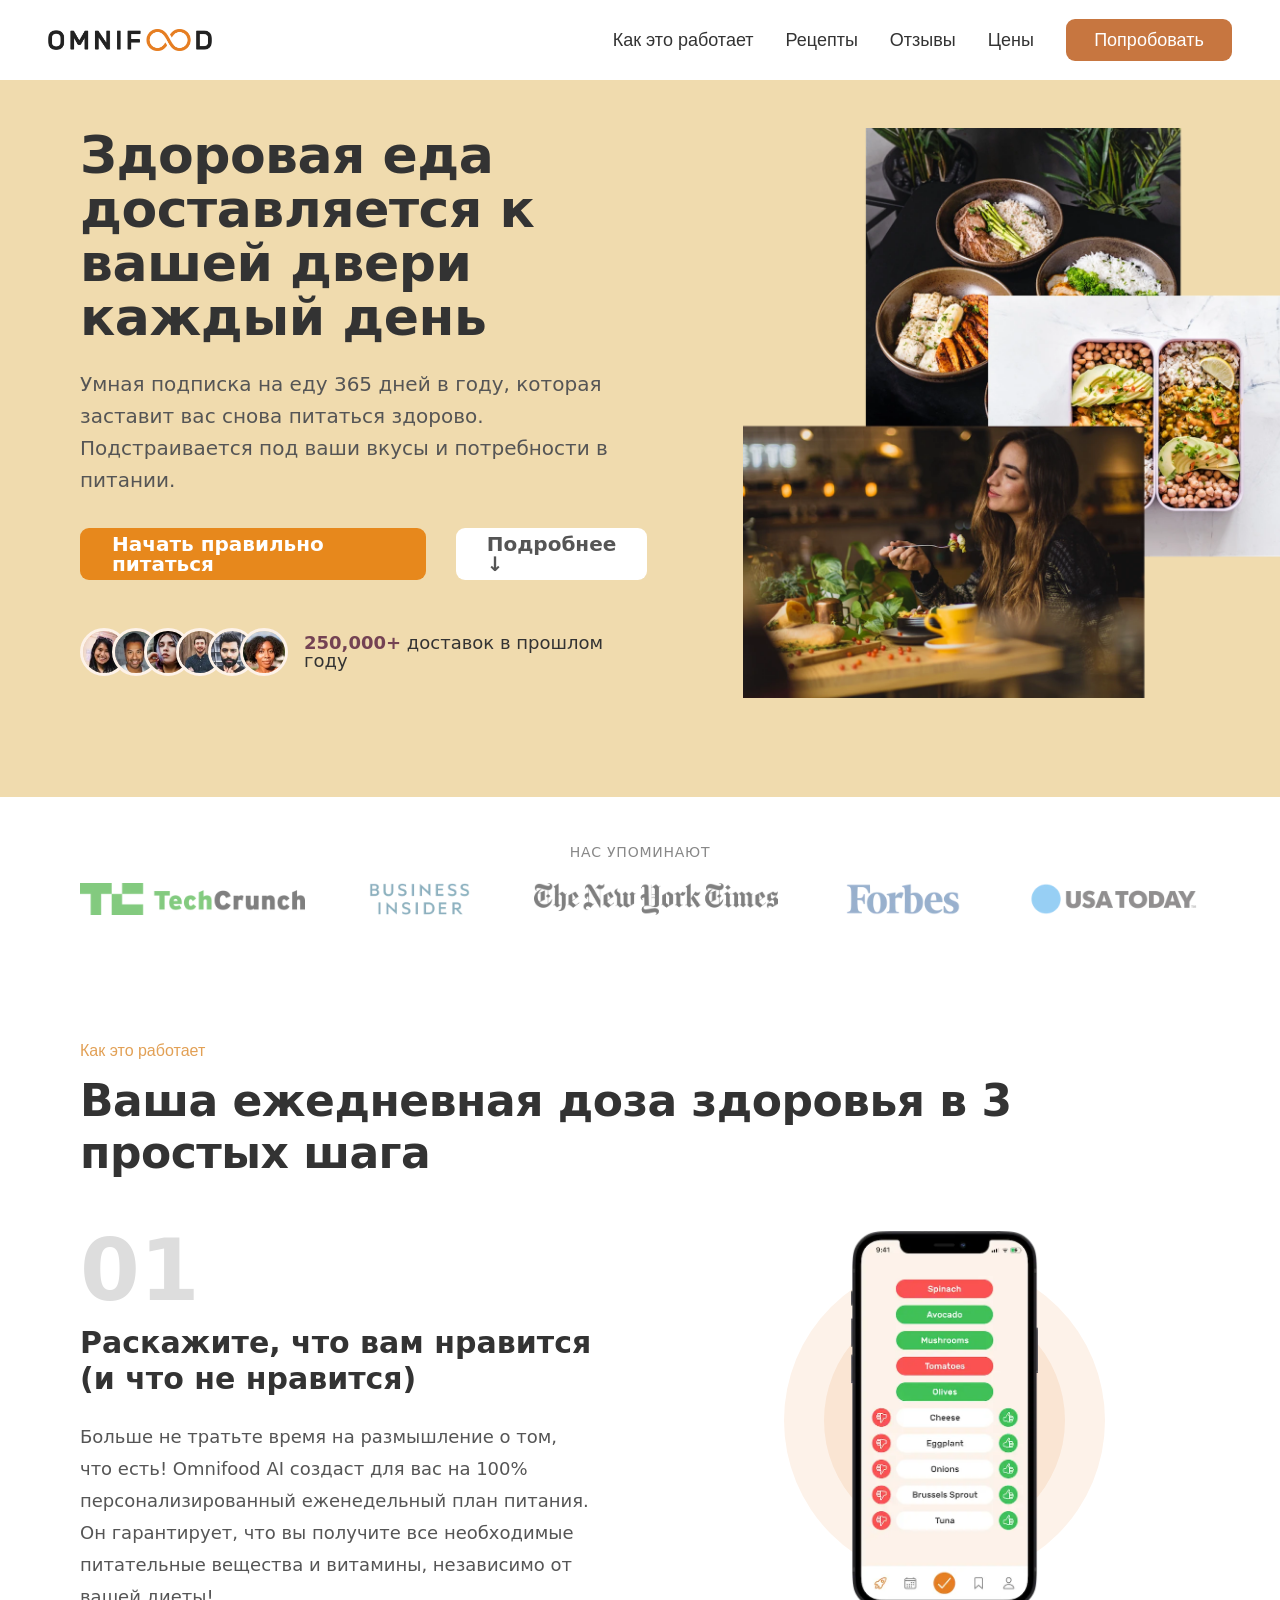
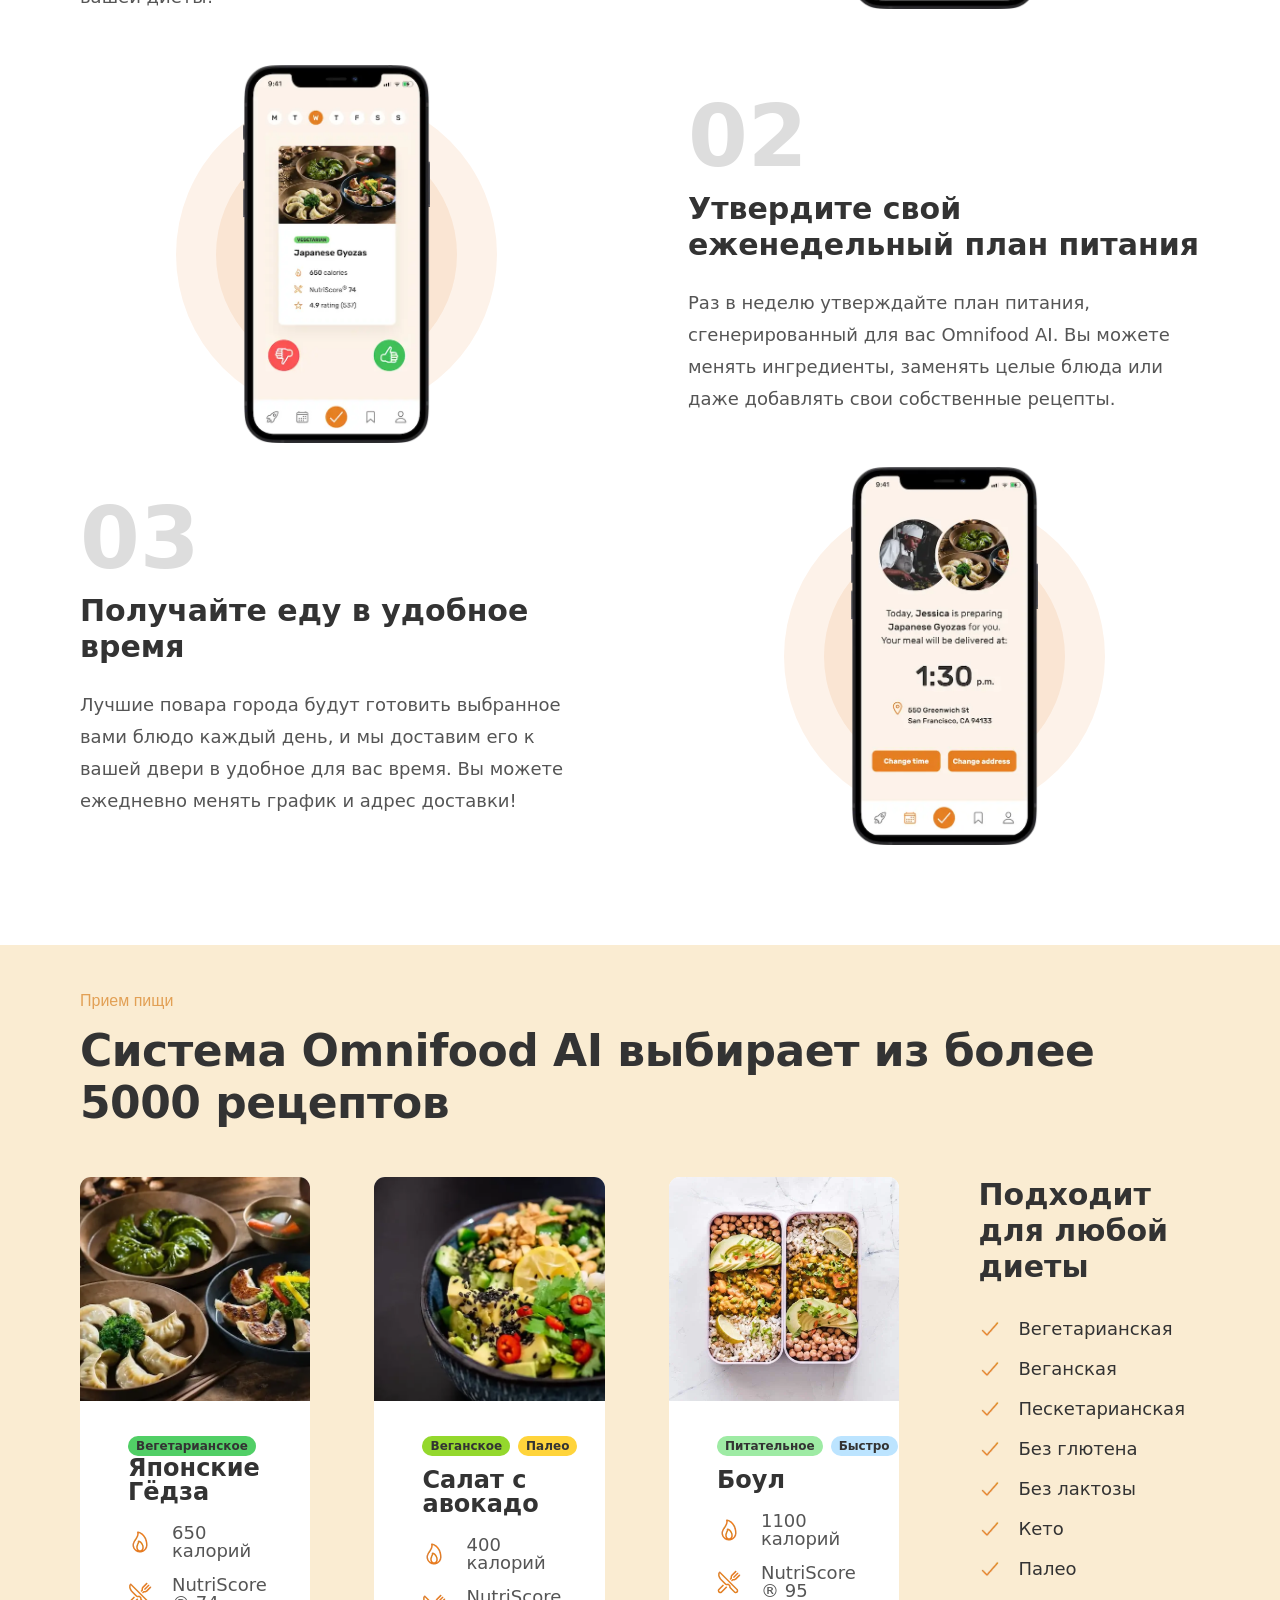
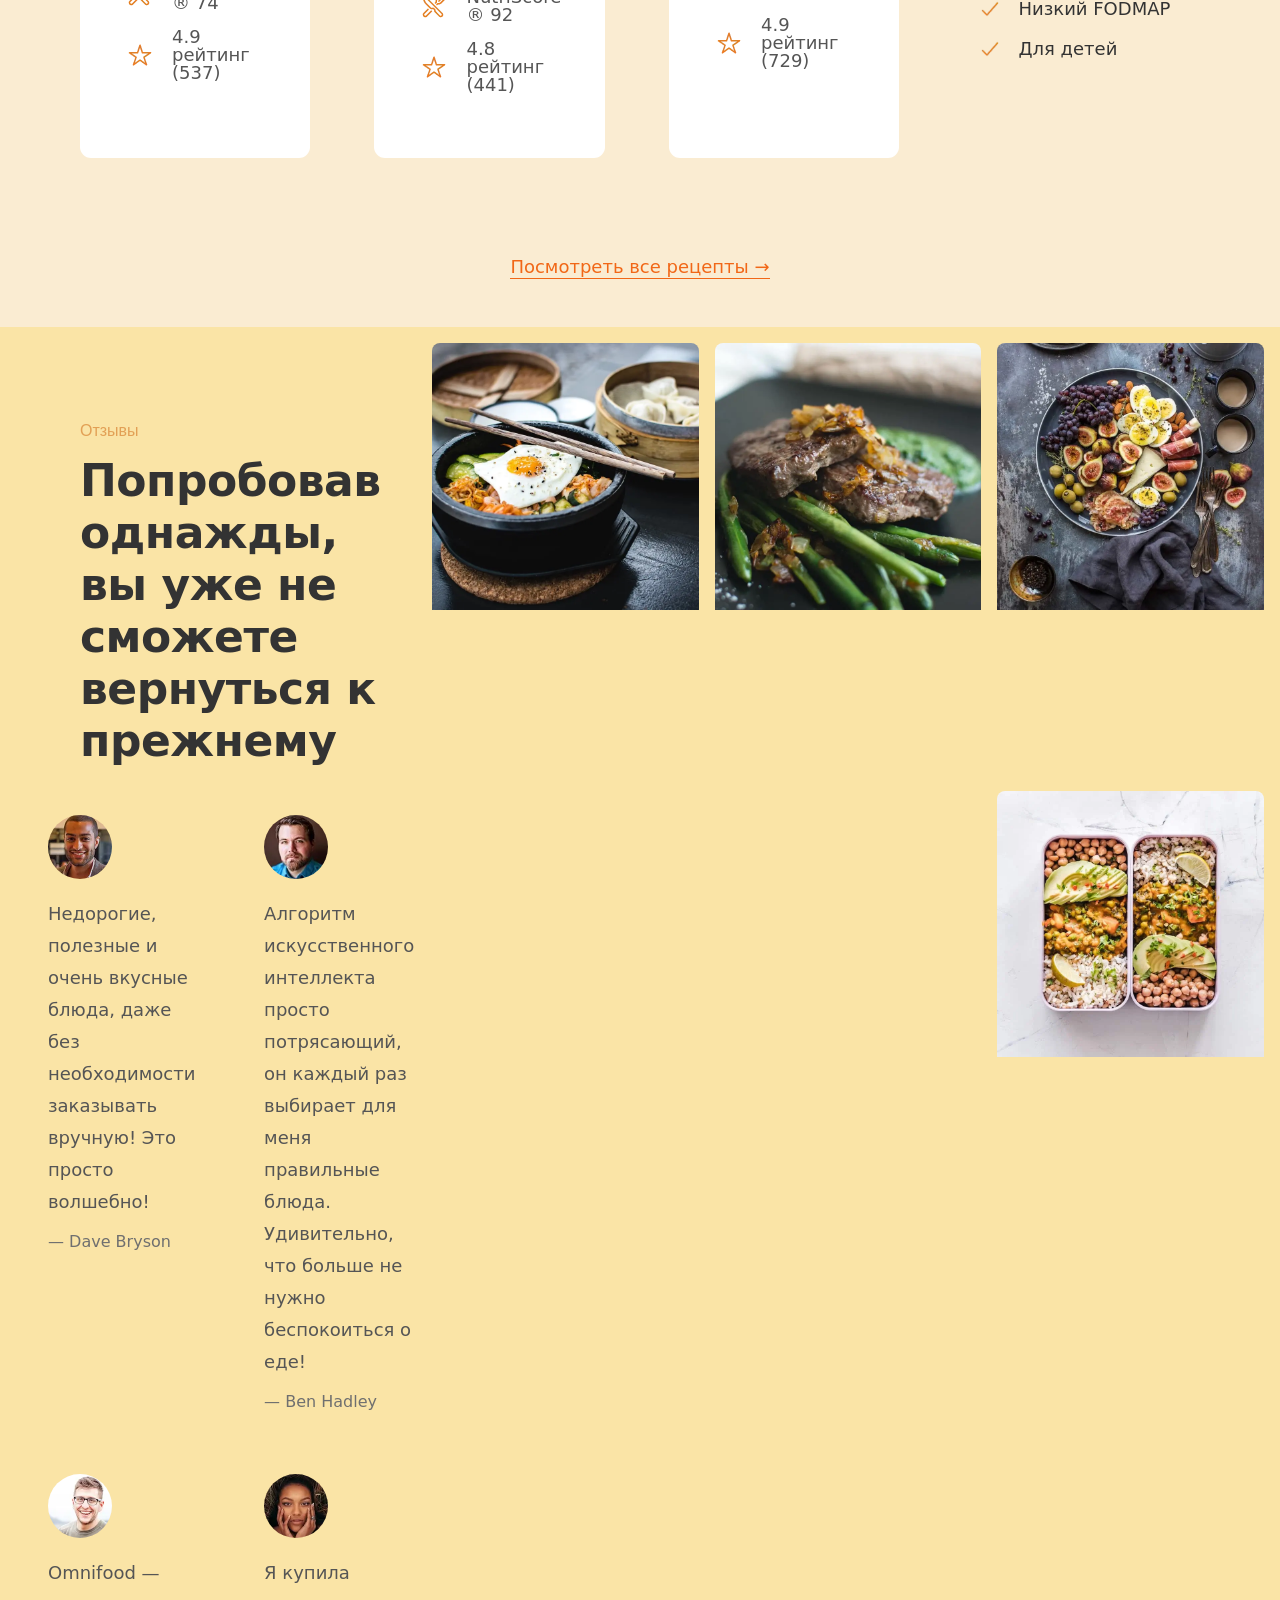
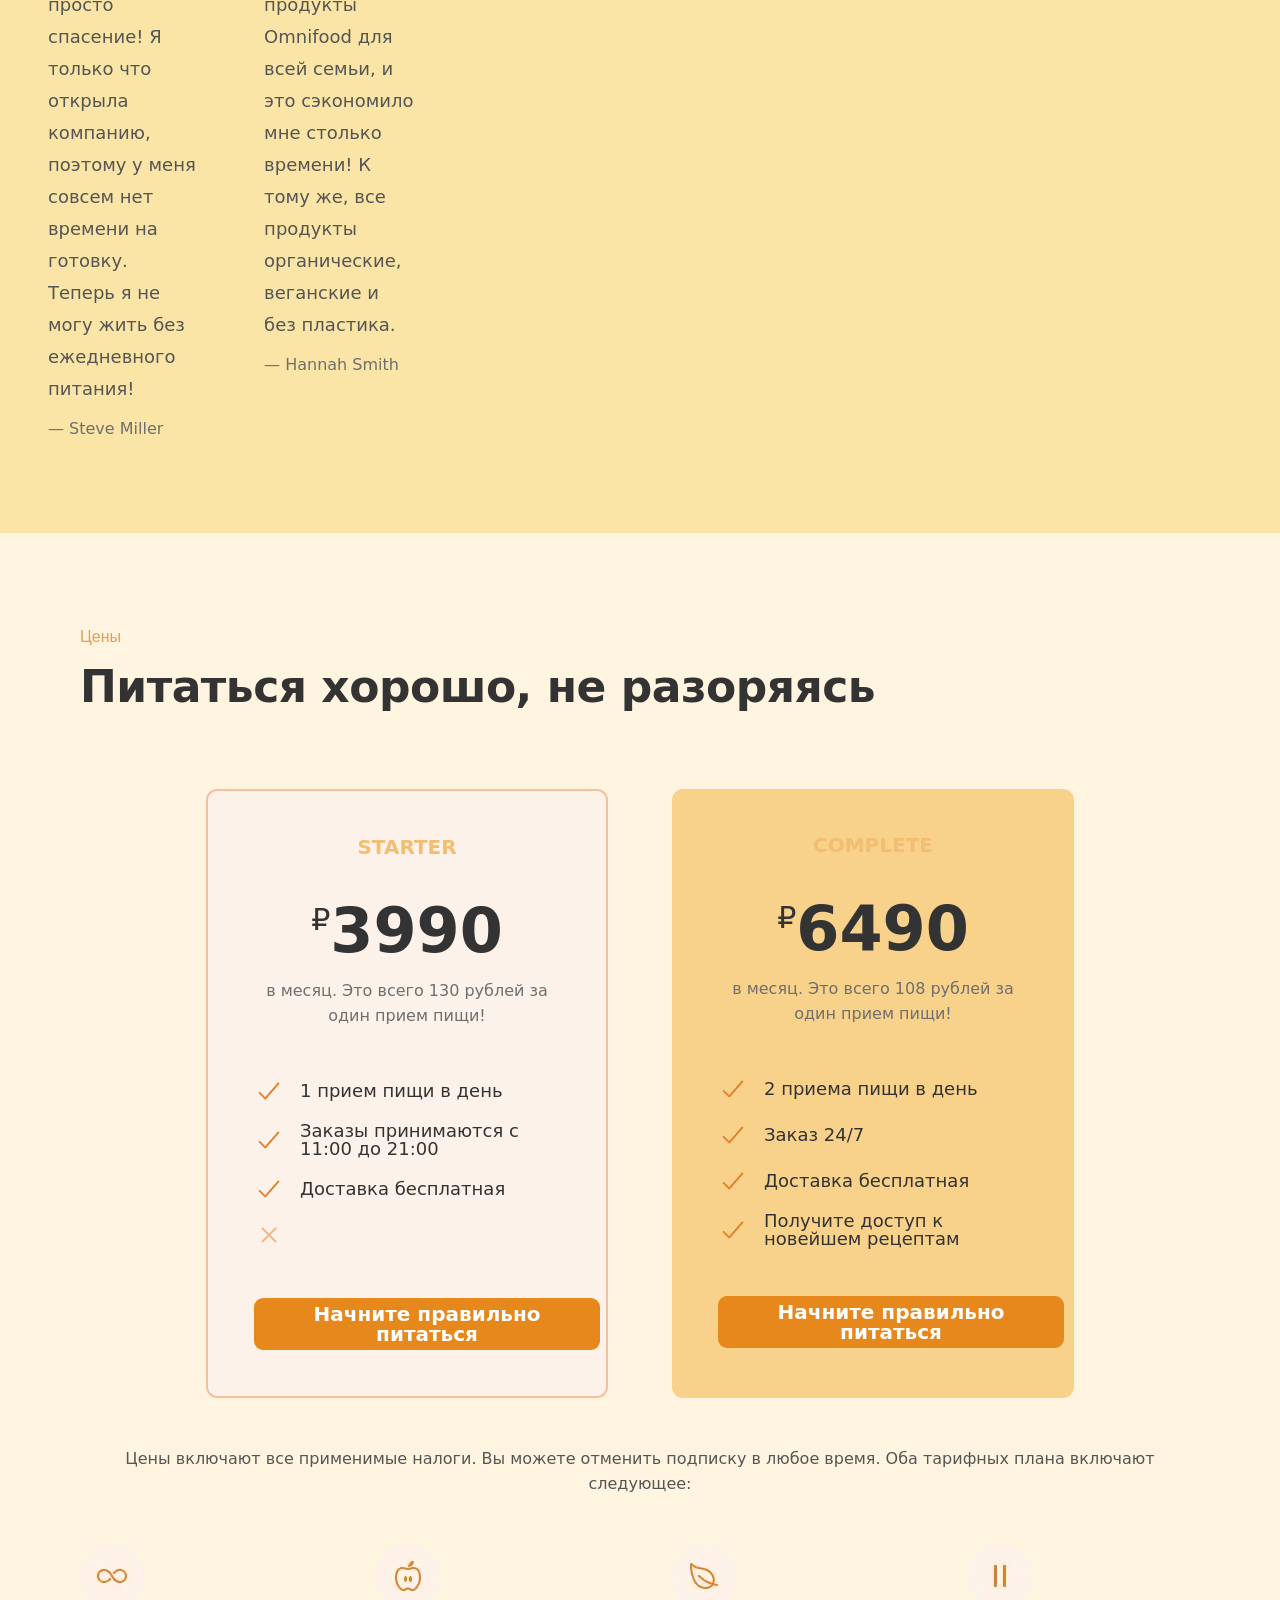
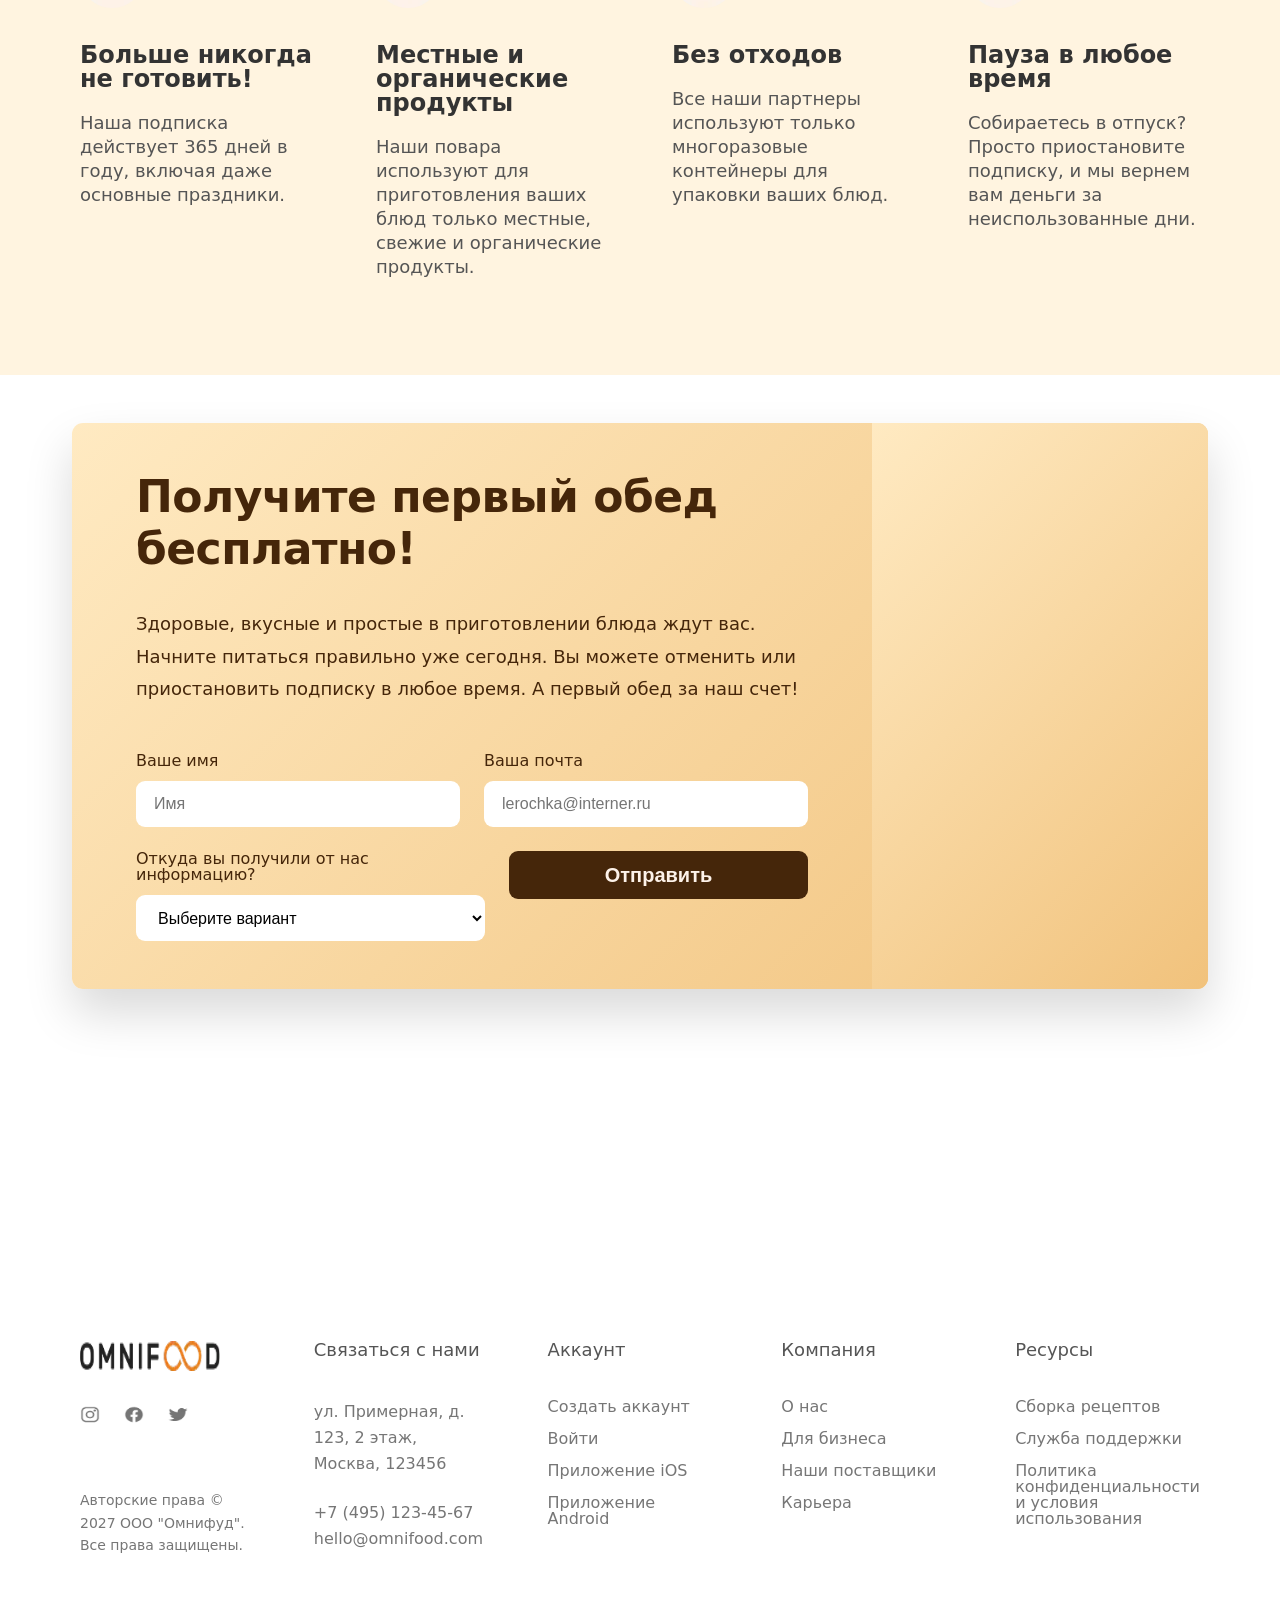
<file: index.html>
<!DOCTYPE html>
<html lang="ru">
<head>
    <meta charset="UTF-8">
    <meta name="viewport" content="width=device-width, initial-scale=1.0">
    <title>Omnifood - Здоровое питание с доставкой</title>
    <meta http-equiv="X-Frame-Options" content="DENY">
	<meta http-equiv="X-Content-Type-Options" content="nosniff">
	<meta http-equiv="Referrer-Policy" content="strict-origin-when-cross-origin">
    <meta name="description" content="Умная подписка на еду 365 дней в году. Персонализированные планы питания с доставкой на дом.">
    <link rel="stylesheet" href="style.css">
    <meta http-equiv="Content-Security-Policy" 
		 content="default-src 'self'; 
		 script-src 'self' https://cdn.tailwindcss.com https://unpkg.com;
		 font-src 'self' https://fonts.gstatic.com;
		 style-src 'self' https://fonts.googleapis.com;">
</head>
<body>
 <!-- Шапка сайта с навигацией -->
<header class="page-header">
    <div class="container">
        <!-- Чекбокс для управления меню -->
        <input 
        type="checkbox" 
        id="menu-toggle" 
        class="menu-toggle"
        name="checkbox"
        pattern="[A-Za-z\s\-]{2,50}"
        title="Только буквы, пробелы и дефисы"
        required>
        
        <!-- Оверлей для затемнения -->
        <div class="menu-overlay"></div>
        
        <div class="header-inner">
            <!-- Логотип слева -->
            <a href="/" class="logo-link" aria-label="На главную">
                <img src="UP09-master/img/omnifood-logo.webp" alt="Omnifood" class="logo" width="150" height="30">
            </a>
            
            <!-- Бургер-кнопка справа (только на мобильных) -->
            <label for="menu-toggle" class="burger-menu" aria-label="Открыть меню">
                <span class="burger-line"></span>
                <span class="burger-line"></span>
                <span class="burger-line"></span>
            </label>
            
            <!-- Навигация справа (на десктопе) -->
            <nav class="main-nav" aria-label="Основное меню">
                <ul class="nav-list">
                    <li><a href="#how-it-works" class="nav-link">Как это работает</a></li>
                    <li><a href="#meals" class="nav-link">Рецепты</a></li>
                    <li><a href="#testimonials" class="nav-link">Отзывы</a></li>
                    <li><a href="#pricing" class="nav-link">Цены</a></li>
                    <li><a href="#cta" class="nav-link nav-link-button">Попробовать</a></li>
                </ul>
            </nav>
        </div>
    </div>
</header>

    <main>
        <!-- Hero-section-->
        <section class="hero" aria-labelledby="hero-heading">
            <div class="container">
                <div class="hero-content">
                    <div class="hero-text">
                        <h1 id="hero-heading" class="hero-title">
                            Здоровая еда доставляется к вашей двери каждый день
                        </h1>
                        <p class="hero-description">
                            Умная подписка на еду 365 дней в году, которая заставит вас снова питаться здорово. 
                            Подстраивается под ваши вкусы и потребности в питании.
                        </p>
                        
                        <div class="hero-buttons">
                            <a href="#cta" class="btn btn-primary">Начать правильно питаться</a>
                            <a href="#how-it-works" class="btn btn-secondary">Подробнее &darr;</a>
                        </div>
                        
                        <!--доставка-->
                        <div class="delivery-stats">
                            <div class="customer-avatars" aria-label="Наши клиенты">
                                <img src="UP09-master/img/customers/customer-1.webp" alt="Клиент" class="customer-img" width="40" height="40">
                                <img src="UP09-master/img/customers/customer-2.webp" alt="Клиент" class="customer-img" width="40" height="40">
                                <img src="UP09-master/img/customers/customer-3.webp" alt="Клиент" class="customer-img" width="40" height="40">
                                <img src="UP09-master/img/customers/customer-4.webp" alt="Клиент" class="customer-img" width="40" height="40">
                                <img src="UP09-master/img/customers/customer-5.webp" alt="Клиент" class="customer-img" width="40" height="40">
                                <img src="UP09-master/img/customers/customer-6.webp" alt="Клиент" class="customer-img" width="40" height="40">
                            </div>
                            <p class="delivery-text">
                                <span class="highlight">250,000+</span> доставок в прошлом году
                            </p>
                        </div>
                    </div>
                    
                    <figure class="hero-image">
                        <img src="UP09-master/img/hero.webp" alt="Разнообразные полезные блюда" width="500" height="550">
                    </figure>
                </div>
            </div>
        </section>

        <!--Нас упоминают-->
        <aside class="media-mentions" aria-label="Публикации о нас">
            <div class="container">
                <p class="mentions-title">НАС УПОМИНАЮТ</p>
                <ul class="media-logos">
                    <li><img src="UP09-master/img/logos/techcrunch.webp" alt="TechCrunch" width="150" height="30"></li>
                    <li><img src="UP09-master/img/logos/business-insider.webp" alt="Business Insider" width="150" height="30"></li>
                    <li><img src="UP09-master/img/logos/the-new-york-times.webp" alt="The New York Times" width="150" height="30"></li>
                    <li><img src="UP09-master/img/logos/forbes.webp" alt="Forbes" width="150" height="30"></li>
                    <li><img src="UP09-master/img/logos/usa-today.webp" alt="USA Today" width="150" height="30"></li>
                </ul>
            </div>
        </aside>

        <!--Как это работает-->
        <section id="how-it-works" class="how-it-works" aria-labelledby="how-it-works-heading">
            <div class="container">
                <header class="section-header">
                    <p class="section-subtitle">Как это работает</p>
                    <h2 id="how-it-works-heading" class="section-title">
                        Ваша ежедневная доза здоровья в 3 простых шага
                    </h2>
                </header>

                <!--Шаг 1-->
                <article class="step-item step-1">
                    <div class="step-content">
                        <span class="step-number" aria-hidden="true">01</span>
                        <h3 class="step-title">Раскажите, что вам нравится (и что не нравится)</h3>
                        <p class="step-description">
                            Больше не тратьте время на размышление о том, что есть!
                            Omnifood AI создаст для вас на 100% персонализированный 
                            еженедельный план питания. Он гарантирует, что вы
                            получите все необходимые питательные вещества и
                            витамины, независимо от вашей диеты!
                        </p>
                    </div>
                    <figure class="step-image">
                        <div class="image-circle">
                            <img src="UP09-master/img/app/app-screen-1.webp" alt="Экран приложения - выбор предпочтений" width="200" height="400">
                        </div>
                    </figure>
                </article>

                <!--Шаг 2-->
                <article class="step-item step-2">
                    <div class="step-content">
                        <span class="step-number" aria-hidden="true">02</span>
                        <h3 class="step-title">Утвердите свой еженедельный план питания</h3>
                        <p class="step-description">
                            Раз в неделю утверждайте план питания, сгенерированный
                            для вас Omnifood AI. Вы можете менять ингредиенты,
                            заменять целые блюда или даже добавлять свои
                            собственные рецепты.
                        </p>
                    </div>
                    <figure class="step-image">
                        <div class="image-circle">
                            <img src="UP09-master/img/app/app-screen-2.webp" alt="Экран приложения - утверждение плана" width="200" height="400">
                        </div>
                    </figure>
                </article>

                <!--Шаг 3-->
                <article class="step-item step-3">
                    <div class="step-content">
                        <span class="step-number" aria-hidden="true">03</span>
                        <h3 class="step-title">Получайте еду в удобное время</h3>
                        <p class="step-description">
                            Лучшие повара города будут готовить выбранное вами
                            блюдо каждый день, и мы доставим его к вашей двери в
                            удобное для вас время. Вы можете ежедневно менять
                            график и адрес доставки!
                        </p>
                    </div>
                    <figure class="step-image">
                        <div class="image-circle">
                            <img src="UP09-master/img/app/app-screen-3.webp" alt="Экран приложения - доставка" width="200" height="400">
                        </div>
                    </figure>
                </article>
            </div>
        </section>

        <!--Прием пищи-->
        <section id="meals" class="meals-section" aria-labelledby="meals-heading">
            <div class="container">
                <header class="section-header">
                    <p class="section-subtitle">Прием пищи</p>
                    <h2 id="meals-heading" class="section-title">
                        Система Omnifood AI выбирает из более 5000 рецептов
                    </h2>
                </header>

                <div class="meals-grid">
                    <!--Японские Гёдза-->
                    <article class="meal-card">
                        <img src="UP09-master/img/meals/meal-1.webp" alt="Японские Гёдза" class="meal-image" width="300" height="200">
                        <div class="meal-content">
                            <span class="badge badge-vegetarian">Вегетарианское</span>
                            <h3 class="meal-title">Японские Гёдза</h3>
                            <ul class="meal-stats">
                                <li>
                                    <img src="3.webp" alt="" class="stat-icon" width="20" height="20">
                                    <span>650 калорий</span>
                                </li>
                                <li>
                                    <img src="2.webp" alt="" class="stat-icon" width="20" height="20">
                                    <span>NutriScore ® 74</span>
                                </li>
                                <li>
                                    <img src="1.webp" alt="" class="stat-icon" width="20" height="20">
                                    <span>4.9 рейтинг (537)</span>
                                </li>
                            </ul>
                        </div>
                    </article>

                    <!--Салат с авокадо-->
                    <article class="meal-card">
                        <img src="UP09-master/img/meals/meal-2.webp" alt="Салат с авокадо" class="meal-image" width="300" height="200">
                        <div class="meal-content">
                            <div class="badge-group">
                                <span class="badge badge-vegan">Веганское</span>
                                <span class="badge badge-paleo">Палео</span>
                            </div>
                            <h3 class="meal-title">Салат с авокадо</h3>
                            <ul class="meal-stats">
                                <li>
                                    <img src="3.webp" alt="" class="stat-icon" width="20" height="20">
                                    <span>400 калорий</span>
                                </li>
                                <li>
                                    <img src="2.webp" alt="" class="stat-icon" width="20" height="20">
                                    <span>NutriScore ® 92</span>
                                </li>
                                <li>
                                    <img src="1.webp" alt="" class="stat-icon" width="20" height="20">
                                    <span>4.8 рейтинг (441)</span>
                                </li>
                            </ul>
                        </div>
                    </article>

                    <!--Боул-->
                    <article class="meal-card">
                        <img src="UP09-master/img/gallery/gallery-6.webp" alt="Боул с киноа" class="meal-image" width="300" height="200">
                        <div class="meal-content">
                            <div class="badge-group">
                                <span class="badge badge-nutritious">Питательное</span>
                                <span class="badge badge-fast">Быстро</span>
                            </div>
                            <h3 class="meal-title">Боул</h3>
                            <ul class="meal-stats">
                                <li>
                                    <img src="3.webp" alt="" class="stat-icon" width="20" height="20">
                                    <span>1100 калорий</span>
                                </li>
                                <li>
                                    <img src="2.webp" alt="" class="stat-icon" width="20" height="20">
                                    <span>NutriScore ® 95</span>
                                </li>
                                <li>
                                    <img src="1.webp" alt="" class="stat-icon" width="20" height="20">
                                    <span>4.9 рейтинг (729)</span>
                                </li>
                            </ul>
                        </div>
                    </article>

                    <!--Диеты-->
                    <aside class="diets-list" aria-label="Диетические опции">
                        <h3 class="diets-title">Подходит для любой диеты</h3>
                        <ul class="diets">
                            <li><img src="UP09-master/Img%20-%20checkmark%20outline.webp" alt="" class="check-icon" width="20" height="20"> Вегетарианская</li>
                            <li><img src="UP09-master/Img%20-%20checkmark%20outline.webp" alt="" class="check-icon" width="20" height="20"> Веганская</li>
                            <li><img src="UP09-master/Img%20-%20checkmark%20outline.webp" alt="" class="check-icon" width="20" height="20"> Пескетарианская</li>
                            <li><img src="UP09-master/Img%20-%20checkmark%20outline.webp" alt="" class="check-icon" width="20" height="20"> Без глютена</li>
                            <li><img src="UP09-master/Img%20-%20checkmark%20outline.webp" alt="" class="check-icon" width="20" height="20"> Без лактозы</li>
                            <li><img src="UP09-master/Img%20-%20checkmark%20outline.webp" alt="" class="check-icon" width="20" height="20"> Кето</li>
                            <li><img src="UP09-master/Img%20-%20checkmark%20outline.webp" alt="" class="check-icon" width="20" height="20"> Палео</li>
                            <li><img src="UP09-master/Img%20-%20checkmark%20outline.webp" alt="" class="check-icon" width="20" height="20"> Низкий FODMAP</li>
                            <li><img src="UP09-master/Img%20-%20checkmark%20outline.webp" alt="" class="check-icon" width="20" height="20"> Для детей</li>
                        </ul>
                    </aside>
                </div>
                
                <footer class="meals-footer">
                    <a href="#" class="view-all-link">Посмотреть все рецепты →</a>
                </footer>
            </div>
        </section>

        <!-- Отзывы и галерея-->
        <section id="testimonials" class="testimonials-section" aria-labelledby="testimonials-heading">
            <div class="testimonials-container">
                <div class="testimonials-content">
                    <header class="section-header">
                        <p class="section-subtitle">Отзывы</p>
                        <h2 id="testimonials-heading" class="section-title">
                            Попробовав однажды, вы уже не сможете вернуться к прежнему
                        </h2>
                    </header>

                    <div class="testimonials-grid">
                        <figure class="testimonial">
                            <img src="UP09-master/img/customers/dave.webp" alt="Дэйв Брайсон" class="testimonial-image" width="60" height="60">
                            <blockquote class="testimonial-text">
                                <p>Недорогие, полезные и очень вкусные блюда, даже без необходимости заказывать вручную! Это просто волшебно!</p>
                            </blockquote>
                            <figcaption class="testimonial-author">— Dave Bryson</figcaption>
                        </figure>

                        <figure class="testimonial">
                            <img src="UP09-master/img/customers/ben.webp" alt="Бен Хэдли" class="testimonial-image" width="60" height="60">
                            <blockquote class="testimonial-text">
                                <p>Алгоритм искусственного интеллекта просто потрясающий, он каждый раз выбирает для меня правильные блюда. Удивительно, что больше не нужно беспокоиться о еде!</p>
                            </blockquote>
                            <figcaption class="testimonial-author">— Ben Hadley</figcaption>
                        </figure>

                        <figure class="testimonial">
                            <img src="UP09-master/img/customers/steve.webp" alt="Стив Миллер" class="testimonial-image" width="60" height="60">
                            <blockquote class="testimonial-text">
                                <p>Omnifood — просто спасение! Я только что открыла компанию, поэтому у меня совсем нет времени на готовку. Теперь я не могу жить без ежедневного питания!</p>
                            </blockquote>
                            <figcaption class="testimonial-author">— Steve Miller</figcaption>
                        </figure>

                        <figure class="testimonial">
                            <img src="UP09-master/img/customers/hannah.webp" alt="Ханна Смит" class="testimonial-image" width="60" height="60">
                            <blockquote class="testimonial-text">
                                <p>Я купила продукты Omnifood для всей семьи, и это сэкономило мне столько времени! К тому же, все продукты органические, веганские и без пластика.</p>
                            </blockquote>
                            <figcaption class="testimonial-author">— Hannah Smith</figcaption>
                        </figure>
                    </div>
                </div>

                <!--Галерея изображений еды-->
                <aside class="gallery" aria-label="Фотографии блюд">
                    <figure class="gallery-item">
                        <img src="UP09-master/img/gallery/gallery-1.webp" alt="Тарелка с пастой" loading="lazy" width="200" height="200">
                    </figure>
                    <figure class="gallery-item">
                        <img src="UP09-master/img/gallery/gallery-2.webp" alt="Салат с авокадо" loading="lazy" width="200" height="200">
                    </figure>
                    <figure class="gallery-item">
                        <img src="UP09-master/img/gallery/gallery-3.webp" alt="Роллы" loading="lazy" width="200" height="200">
                    </figure>
                    <figure class="gallery-item">
                        <img src="UP09-master/img/gallery/gallery-4.webp" alt="Боул с лососем" loading="lazy" width="200" height="200">
                    </figure>
                    <figure class="gallery-item">
                        <img src="UP09-master/img/gallery/gallery-5.webp" alt="Десерт" loading="lazy" width="200" height="200">
                    </figure>
                    <figure class="gallery-item">
                        <img src="UP09-master/img/gallery/gallery-6.webp" alt="Боул с киноа" loading="lazy" width="200" height="200">
                    </figure>
                    <figure class="gallery-item">
                        <img src="UP09-master/img/gallery/gallery-7.webp" alt="Бургер" loading="lazy" width="200" height="200">
                    </figure>
                    <figure class="gallery-item">
                        <img src="UP09-master/img/gallery/gallery-8.webp" alt="Завтрак" loading="lazy" width="200" height="200">
                    </figure>
                    <figure class="gallery-item">
                        <img src="UP09-master/img/gallery/gallery-9.webp" alt="Сэндвич" loading="lazy" width="200" height="200">
                    </figure>
                    <figure class="gallery-item">
                        <img src="UP09-master/img/gallery/gallery-10.webp" alt="Смузи" loading="lazy" width="200" height="200">
                    </figure>
                    <figure class="gallery-item">
                        <img src="UP09-master/img/gallery/gallery-11.webp" alt="Суши" loading="lazy" width="200" height="200">
                    </figure>
                    <figure class="gallery-item">
                        <img src="UP09-master/img/gallery/gallery-12.webp" alt="Пицца" loading="lazy" width="200" height="200">
                    </figure>
                </aside>
            </div>
        </section>

        <!--Цены-->
        <section id="pricing" class="pricing-section" aria-labelledby="pricing-heading">
            <div class="container">
                <header class="section-header">
                    <p class="section-subtitle">Цены</p>
                    <h2 id="pricing-heading" class="section-title">
                        Питаться хорошо, не разоряясь
                    </h2>
                </header>

                <div class="pricing-grid">
                    <!--Starter-->
                    <article class="pricing-card pricing-card-starter">
                        <header class="pricing-header">
                            <p class="plan-name">STARTER</p>
                            <p class="plan-price"><span class="currency">₽</span>3990</p>
                            <p class="plan-period">в месяц. Это всего 130 рублей за один прием пищи!</p>
                        </header>
                        <ul class="plan-features">
                            <li><img src="UP09-master/Img%20-%20checkmark%20outline.webp" alt="" class="feature-icon" width="20" height="20"> 1 прием пищи в день</li>
                            <li><img src="UP09-master/Img%20-%20checkmark%20outline.webp" alt="" class="feature-icon" width="20" height="20"> Заказы принимаются с 11:00 до 21:00</li>
                            <li><img src="UP09-master/Img%20-%20checkmark%20outline.webp" alt="" class="feature-icon" width="20" height="20"> Доставка бесплатная</li>
                            <li class="feature-disabled"><img src="UP09-master/Img%20-%20close%20outline.webp" alt="" class="feature-icon" width="20" height="20"></li>
                        </ul>
                        <footer class="pricing-footer">
                            <a href="#cta" class="btn btn-primary">Начните правильно питаться</a>
                        </footer>
                    </article>

                    <!--Complete-->
                    <article class="pricing-card pricing-card-complete">
                        <header class="pricing-header">
                            <p class="plan-name">COMPLETE</p>
                            <p class="plan-price"><span class="currency">₽</span>6490</p>
                            <p class="plan-period">в месяц. Это всего 108 рублей за один прием пищи!</p>
                        </header>
                        <ul class="plan-features">
                            <li><img src="UP09-master/Img%20-%20checkmark%20outline.webp" alt="" class="feature-icon" width="20" height="20"> 2 приема пищи в день</li>
                            <li><img src="UP09-master/Img%20-%20checkmark%20outline.webp" alt="" class="feature-icon" width="20" height="20"> Заказ 24/7</li>
                            <li><img src="UP09-master/Img%20-%20checkmark%20outline.webp" alt="" class="feature-icon" width="20" height="20"> Доставка бесплатная</li>
                            <li><img src="UP09-master/Img%20-%20checkmark%20outline.webp" alt="" class="feature-icon" width="20" height="20"> Получите доступ к новейшем рецептам</li>
                        </ul>
                        <footer class="pricing-footer">
                            <a href="#cta" class="btn btn-primary">Начните правильно питаться</a>
                        </footer>
                    </article>
                </div>

                <p class="pricing-note">Цены включают все применимые налоги. Вы можете отменить подписку в любое время. Оба тарифных плана включают следующее:</p>

                <!--Преимущества тарифов-->
                <div class="features-grid">
                    <article class="feature">
                        <img src="UP09-master/Img%20-%20infinite%20outline.webp" alt="" class="feature-image" width="40" height="40">
                        <h3 class="feature-title">Больше никогда не готовить!</h3>
                        <p class="feature-description">Наша подписка действует 365 дней в году, включая даже основные праздники.</p>
                    </article>

                    <article class="feature">
                        <img src="UP09-master/Img%20-%20nutrition%20outline.webp" alt="" class="feature-image" width="40" height="40">
                        <h3 class="feature-title">Местные и органические продукты</h3>
                        <p class="feature-description">Наши повара используют для приготовления ваших блюд только местные, свежие и органические продукты.</p>
                    </article>

                    <article class="feature">
                        <img src="UP09-master/Img%20-%20leaf%20outline.webp" alt="" class="feature-image" width="40" height="40">
                        <h3 class="feature-title">Без отходов</h3>
                        <p class="feature-description">Все наши партнеры используют только многоразовые контейнеры для упаковки ваших блюд.</p>
                    </article>

                    <article class="feature">
                        <img src="456.webp" alt="" class="feature-image" width="40" height="40">
                        <h3 class="feature-title">Пауза в любое время</h3>
                        <p class="feature-description">Собираетесь в отпуск? Просто приостановите подписку, и мы вернем вам деньги за неиспользованные дни.</p>
                    </article>
                </div>
            </div>
        </section>

        <!--CTA-->
        <section id="cta" class="cta-section" aria-labelledby="cta-heading">
            <div class="container">
                <div class="cta-content">
                    <div class="cta-text">
                        <h2 id="cta-heading" class="cta-title">Получите первый обед бесплатно!</h2>
                        <p class="cta-description">
                            Здоровые, вкусные и простые в приготовлении блюда ждут вас.
                            Начните питаться правильно уже сегодня. Вы можете отменить или
                            приостановить подписку в любое время. А первый обед за наш счет!
                        </p>

                        <!--Форма подписки-->
                        <form class="cta-form" action="#" method="post">
                            <div class="form-row">
                                <div class="form-group">
                                    <label for="name">Ваше имя</label>
                                    <input 
                                    type="text" 
                                    id="name" 
                                    name="name" 
                                    placeholder="Имя" 
                                    pattern="[A-Za-z\s\-]{2,50}"
                                    title="Только буквы, пробелы и дефисы"
                                    required>
                                </div>
                                <div class="form-group">
                                    <label for="email">Ваша почта</label>
                                    <input 
                                    type="email" 
                                    id="email" 
                                    name="email" 
                                    placeholder="lerochka@interner.ru" 
                                    pattern="[A-Za-z\s\-\@\.]{2,50}"
                                    title="Только буквы, пробелы и дефисы"
                                    required>
                                </div>
                            </div>
                            <div class="form-row">
                                <div class="form-group">
                                    <label for="referral">Откуда вы получили от нас информацию?</label>
                                    <select id="referral" name="referral">
                                        <option value="" disabled selected>Выберите вариант</option>
                                        <option value="social">Социальные сети</option>
                                        <option value="friends">От друзей</option>
                                        <option value="ad">Реклама</option>
                                        <option value="other">Другое</option>
                                    </select>
                                </div>
                                <button type="submit" class="btn btn-submit">Отправить</button>
                            </div>
                        </form>
                    </div>
                    
                    <figure class="cta-image">
                        <img src="UP09-master/img/eating.webp" alt="Женщина наслаждается здоровой едой" width="400" height="450" loading="lazy">
                    </figure>
                </div>
            </div>
        </section>
    </main>

    <!--Footer-->
    <footer class="site-footer">
        <div class="container">
            <div class="footer-grid">
                <!--Блок с логотипом и соцсетями-->
                <div class="footer-brand">
                    <a href="/" class="footer-logo" aria-label="На главную">
                        <img src="UP09-master/img/Link.webp" alt="Omnifood" width="140" height="30">
                    </a>
                    <ul class="social-links" aria-label="Социальные сети">
                        <li><a href="#" aria-label="Instagram"><img src="Item 1.webp" alt="" width="20" height="20"></a></li>
                        <li><a href="#" aria-label="Facebook"><img src="Item 2.webp" alt="" width="20" height="20"></a></li>
                        <li><a href="#" aria-label="Twitter"><img src="Item 3.webp" alt="" width="20" height="20"></a></li>
                    </ul>
                    <p class="copyright">
                        Авторские права © 2027 ООО "Омнифуд".<br> Все права защищены.
                    </p>
                </div>

                <!-- Контакты -->
                <div class="footer-contact">
                    <h3 class="footer-heading">Связаться с нами</h3>
                    <address class="contact-info">
                        <p>ул. Примерная, д. 123, 2 этаж,<br> Москва, 123456</p>
                        <p>
                            <a href="tel:+74951234567">+7 (495) 123-45-67</a><br>
                            <a href="mailto:hello@omnifood.com">hello@omnifood.com</a>
                        </p>
                    </address>
                </div>

                <!-- Аккаунт -->
                <div class="footer-links">
                    <h3 class="footer-heading">Аккаунт</h3>
                    <ul>
                        <li><a href="#">Создать аккаунт</a></li>
                        <li><a href="#">Войти</a></li>
                        <li><a href="#">Приложение iOS</a></li>
                        <li><a href="#">Приложение Android</a></li>
                    </ul>
                </div>

                <!-- Компания -->
                <div class="footer-links">
                    <h3 class="footer-heading">Компания</h3>
                    <ul>
                        <li><a href="#">О нас</a></li>
                        <li><a href="#">Для бизнеса</a></li>
                        <li><a href="#">Наши поставщики</a></li>
                        <li><a href="#">Карьера</a></li>
                    </ul>
                </div>

                <!-- Ресурсы -->
                <div class="footer-links">
                    <h3 class="footer-heading">Ресурсы</h3>
                    <ul>
                        <li><a href="#">Сборка рецептов</a></li>
                        <li><a href="#">Служба поддержки</a></li>
                        <li><a href="#">Политика конфиденциальности и условия использования</a></li>
                    </ul>
                </div>
            </div>
        </div>
    </footer>
</body>
</html>
</file>
<file: style.css>
@import url('https://fonts.googleapis.com/css2?family=Rubik:ital,wght@0,300..900;1,300..900&display=swap');

* {
    margin: 0;
    padding: 0;
    box-sizing: border-box;
}

html {
    font-size: 16px; /* Базовый размер: 1rem = 16px */
}

body {
    font-family: 'Rubik', system-ui, -apple-system, sans-serif;
    line-height: 1;
    color: #333;
    overflow-x: hidden;
}

.container {
    max-width: 120rem; /* 1920px */
    margin: 0 auto;
    padding: 0 3rem; /* 48px */
}

/* ===== ХЕДЕР С ЛОГОТИПОМ СЛЕВА И МЕНЮ СПРАВА ===== */
.page-header {
    background-color: #fff;
    position: relative;
    z-index: 1000;
}

.header-inner {
    display: flex;
    justify-content: space-between; /* Лого слева, меню справа */
    align-items: center;
    height: 5rem; /* 80px */
    width: 100%;
}

.logo-link {
    display: flex;
    align-items: center;
    flex-shrink: 0; /* Запрещаем сжиматься */
    margin-right: auto; /* Дополнительный прижим влево */
}

.logo {
    width: 10.21875rem; /* 163.5px */
    height: 1.375rem; /* 22px */
    display: block;
}

/* Навигация справа */
.main-nav {
    display: flex;
    justify-content: flex-end; /* Контент внутри справа */
    flex-shrink: 0; /* Запрещаем сжиматься */
}

.nav-list {
    display: flex;
    align-items: center;
    list-style: none;
    gap: 2rem; /* 32px */
    margin-left: auto; /* Прижимаем к правому краю */
}

.nav-link {
    text-decoration: none;
    color: #333;
    font-family: 'Rubik', sans-serif;
    font-weight: 500;
    font-size: 1.125rem; /* 18px */
    transition: color 0.3s;
    white-space: nowrap;
}

.nav-link:hover {
    color: #c77640;
}

.nav-link-button {
    display: flex;
    align-items: center;
    justify-content: center;
    width: 10.375rem; /* 166px */
    height: 2.625rem; /* 42px */
    background-color: #c77640;
    border-radius: 0.5625rem; /* 9px */
    color: #FFFFFF !important;
    white-space: nowrap;
}

.nav-link-button:hover {
    background-color: #df8d70;
    color: #FFFFFF !important;
}

/* ===== БУРГЕР-МЕНЮ ДЛЯ МОБИЛЬНЫХ ===== */
/* Чекбокс для управления меню (скрыт) */
.menu-toggle {
    display: none;
}

/* Бургер-кнопка (лейбл для чекбокса) */
.burger-menu {
    display: none;
    flex-direction: column;
    justify-content: space-between;
    width: 2rem;
    height: 1.5rem;
    background: transparent;
    border: none;
    cursor: pointer;
    padding: 0;
    z-index: 1002;
    position: relative;
    margin-left: auto; /* Прижимаем бургер к правому краю */
}

.burger-line {
    width: 100%;
    height: 0.25rem;
    background-color: #333;
    border-radius: 0.125rem;
    transition: all 0.3s ease-in-out;
    display: block;
}

/* Анимация бургера при открытом чекбоксе */
.menu-toggle:checked ~ .header-inner .burger-menu .burger-line:nth-child(1) {
    transform: translateY(0.625rem) rotate(45deg);
    background-color: #da9c62;
}

.menu-toggle:checked ~ .header-inner .burger-menu .burger-line:nth-child(2) {
    opacity: 0;
    transform: translateX(-1rem);
}

.menu-toggle:checked ~ .header-inner .burger-menu .burger-line:nth-child(3) {
    transform: translateY(-0.625rem) rotate(-45deg);
    background-color: #bA9C62;
}

/* Оверлей для затемнения фона */
.menu-overlay {
    display: none;
    position: fixed;
    top: 0;
    left: 0;
    width: 100%;
    height: 100%;
    background-color: rgba(0, 0, 0, 0.5);
    z-index: 999;
    opacity: 0;
    transition: opacity 0.3s ease;
    pointer-events: none;
}

/* Показываем оверлей при открытом меню */
.menu-toggle:checked ~ .menu-overlay {
    display: block;
    opacity: 1;
    pointer-events: auto;
}

/* ===== ГЕРОЙ (HERO) ===== */
.hero {
    background-color: #f0dbae;
    padding: 3rem 0 6rem; /* 48px 0 96px */
}

.hero-content {
    display: flex;
    max-width: 81.25rem; /* 1300px */
    margin: 0 auto;
    padding: 0 2rem; /* 32px */
    gap: 6rem; /* 96px */
}

.hero-text {
    flex: 1;
    max-width: 35.625rem; /* 570px */
}

.hero-title {
    font-size: 3.25rem; /* 52px */
    font-weight: 700;
    line-height: 3.375rem; /* 54px */
    letter-spacing: -0.03125rem; /* -0.5px */
    color: #333333;
    margin-bottom: 1.5rem; /* 24px */
}

.hero-description {
    font-size: 1.25rem; /* 20px */
    line-height: 2rem; /* 32px */
    color: #555555;
    margin-bottom: 2rem; /* 32px */
}

.hero-buttons {
    display: flex;
    gap: 1.875rem; /* 30px */
    margin-bottom: 3rem; /* 48px */
}

.btn {
    display: inline-flex;
    align-items: center;
    justify-content: center;
    height: 3.25rem; /* 52px */
    border-radius: 0.5625rem; /* 9px */
    padding: 1rem 2rem; /* 16px 32px */
    font-weight: 600;
    font-size: 1.25rem; /* 20px */
    line-height: 1.25rem; /* 20px */
    text-decoration: none;
    transition: background-color 0.3s;
}

.btn-primary {
    background-color: #e7881c;
    color: #FFFFFF;
    width: 21.625rem; /* 346px */
}

.btn-primary:hover {
    background-color: #d15528;
}

.btn-secondary {
    background-color: #FFFFFF;
    color: #555555;
    width: 11.9375rem; /* 191px */
}

.btn-secondary:hover {
    background-color: #afafaf;
}

.hero-image img {
    width: 35.3125rem; /* 565px */
    height: 35.625rem; /* 570px */
    object-fit: cover;
}

.delivery-stats {
    display: flex;
    align-items: center;
    gap: 1rem; /* 16px */
}

.customer-avatars {
    display: flex;
    align-items: center;
}

.customer-img {
    width: 3rem; /* 48px */
    height: 3rem; /* 48px */
    border-radius: 50%;
    border: 0.1875rem solid #FDF2E9; /* 3px */
    margin-left: -1rem; /* -16px */
}

.customer-img:first-child {
    margin-left: 0;
}

.delivery-text {
    font-size: 1.125rem; /* 18px */
    font-weight: 400;
}

.highlight {
    font-weight: 700;
    color: #744253;
}

/* ===== МЕДИА ===== */
.media-mentions {
    padding: 3rem 0; /* 48px 0 */
    background-color: #ffffff;
    width: 100%;
    overflow: hidden;
}

.mentions-title {
    text-align: center;
    font-weight: 500;
    font-size: 0.875rem; /* 14px */
    letter-spacing: 0.046875rem; /* 0.75px */
    color: #888888;
    margin-bottom: 1.5rem; /* 24px */
    padding: 0 1rem;
}

.media-logos {
    display: flex;
    justify-content: space-between;
    align-items: center;
    flex-wrap: wrap;
    list-style: none;
    max-width: 75rem; /* 1200px */
    margin: 0 auto;
    padding: 0 2rem; /* 32px */
    gap: 1rem;
}

.media-logos li {
    flex: 0 1 auto;
    display: flex;
    justify-content: center;
}

.media-logos img {
    opacity: 0.5;
    height: 2rem; /* 32px */
    width: auto;
    max-width: 100%;
    object-fit: contain;
    transition: opacity 0.3s;
}

.media-logos img:hover {
    opacity: 0.8;
}

/* ===== КАК ЭТО РАБОТАЕТ ===== */
.how-it-works {
    background-color: #ffffff;
    padding: 5rem 0 3rem; /* 80px 0 48px */
}

.section-header {
    max-width: 75rem; /* 1200px */
    margin: 0 auto 3rem; /* 0 auto 48px */
    padding: 0 2rem; /* 32px */
}

.section-subtitle {
    font-family: 'Rubik', sans-serif;
    font-weight: 500;
    font-size: 1rem; /* 16px */
    color: #e2a055;
    margin-bottom: 1rem; /* 16px */
}

.section-title {
    font-weight: 700;
    font-size: 2.75rem; /* 44px */
    line-height: 3.25rem; /* 52px */
    letter-spacing: -0.03125rem; /* -0.5px */
    color: #333333;
}

.step-item {
    display: flex;
    align-items: center;
    max-width: 75rem; /* 1200px */
    margin: 0 auto 5rem; /* 0 auto 80px */
    padding: 0 2rem; /* 32px */
    gap: 6rem; /* 96px */
}

.step-2 {
    flex-direction: row-reverse;
}

.step-content {
    flex: 1;
    max-width: 33.5rem; /* 536px */
}

.step-number {
    display: block;
    font-weight: 600;
    font-size: 5.375rem; /* 86px */
    color: #dddddd;
    line-height: 5.375rem; /* 86px */
    margin-bottom: 0.75rem; /* 12px */
}

.step-title {
    font-weight: 700;
    font-size: 1.875rem; /* 30px */
    line-height: 2.25rem; /* 36px */
    color: #333333;
    margin-bottom: 1.5rem; /* 24px */
}

.step-description {
    font-size: 1.125rem; /* 18px */
    line-height: 2rem; /* 32px */
    color: #555555;
}

.step-image {
    flex: 1;
    display: flex;
    justify-content: center;
}

.image-circle {
    position: relative;
    width: 20.0625rem; /* 321px */
    height: 20.0625rem; /* 321px */
    border-radius: 50%;
    background-color: #FDF2E9;
    display: flex;
    align-items: center;
    justify-content: center;
}

.image-circle::before {
    content: '';
    position: absolute;
    width: 15.0625rem; /* 241px */
    height: 15.0625rem; /* 241px */
    border-radius: 50%;
    background-color: #FAE5D3;
}

.step-image img {
    position: relative;
    width: 11.6875rem; /* 187px */
    height: 23.6875rem; /* 379px */
    object-fit: contain;
    z-index: 2;
}

/* ===== РЕЦЕПТЫ ===== */
.meals-section {
    background-color: #faecd2;
    padding: 3rem 0; /* 48px 0 */
}

.meals-grid {
    display: grid;
    grid-template-columns: repeat(4, 1fr);
    gap: 4rem; /* 64px */
    max-width: 103.125rem; /* 1650px */
    margin: 0 auto;
    padding: 0 2rem; /* 32px */
}

.meal-card {
    background-color: #fff;
    border-radius: 0.6875rem; /* 11px */
    overflow: hidden;
    transition: transform 0.3s, box-shadow 0.3s;
}

.meal-card:hover {
    transform: translateY(-0.3125rem); /* -5px */
    box-shadow: 0 0.625rem 1.25rem rgba(0,0,0,0.1); /* 10px 20px */
}

.meal-image {
    width: 100%;
    height: 14rem; /* 224px */
    object-fit: cover;
}

.meal-content {
    padding: 2rem 3rem 3rem; /* 32px 48px 48px */
}

.badge-group {
    display: flex;
    gap: 0.5rem; /* 8px */
    margin-bottom: 0.75rem; /* 12px */
}

.badge {
    display: inline-block;
    padding: 0.25rem 0.5rem; /* 4px 8px */
    border-radius: 6.25rem; /* 100px */
    font-weight: 600;
    font-size: 0.75rem; /* 12px */
    line-height: 0.75rem; /* 12px */
    color: #333333;
}

.badge-vegetarian {
    background-color: #51CF66;
}

.badge-vegan {
    background-color: #94D82D;
}

.badge-paleo {
    background-color: #FFD43B;
}

.badge-nutritious {
    background-color: #9eeba4;
}

.badge-fast {
    background-color: #bce4ff;
}

.meal-title {
    font-weight: 600;
    font-size: 1.5rem; /* 24px */
    line-height: 1.5rem; /* 24px */
    color: #333333;
    margin-bottom: 1.25rem; /* 20px */
}

.meal-stats {
    list-style: none;
}

.meal-stats li {
    display: flex;
    align-items: center;
    gap: 1.25rem; /* 20px */
    margin-bottom: 1rem; /* 16px */
    font-weight: 500;
    font-size: 1.125rem; /* 18px */
    color: #555555;
}

.stat-icon {
    width: 1.5rem; /* 24px */
    height: 1.5rem; /* 24px */
}

.diets-list {
    background-color: transparent;
    padding: 0 0.9375rem; /* 15px */
}

.diets-title {
    font-weight: 700;
    font-size: 1.875rem; /* 30px */
    line-height: 2.25rem; /* 36px */
    color: #333333;
    margin-bottom: 2rem; /* 32px */
}

.diets {
    list-style: none;
}

.diets li {
    display: flex;
    align-items: center;
    gap: 1rem; /* 16px */
    margin-bottom: 1rem; /* 16px */
    font-size: 1.125rem; /* 18px */
    color: #333333;
}

.check-icon {
    width: 1.5rem; /* 24px */
    height: 1.5rem; /* 24px */
}

.meals-footer {
    text-align: center;
    margin-top: 6.25rem; /* 100px */
}

.view-all-link {
    display: inline-block;
    padding-bottom: 0.125rem; /* 2px */
    color: #f16717;
    font-size: 1.125rem; /* 18px */
    text-decoration: none;
    border-bottom: 0.0625rem solid #f16717; /* 1px */
    transition: color 0.3s;
}

.view-all-link:hover {
    color: #333;
    border-bottom-color: #333;
}

/* ===== ОТЗЫВЫ ===== */
.testimonials-section {
    background-color: #fae4a6;
}

.testimonials-container {
    display: flex;
    max-width: 120rem; /* 1920px */
    margin: 0 auto;
}

.testimonials-content {
    flex: 1;
    padding: 6rem 0 6rem 3rem; /* 96px 0 96px 48px */
    max-width: 66rem; /* 1056px */
}

.testimonials-grid {
    display: grid;
    grid-template-columns: repeat(2, 1fr);
    gap: 4rem; /* 64px */
    max-width: 54rem; /* 864px */
    margin-top: 3rem; /* 48px */
}

.testimonial-image {
    width: 4rem; /* 64px */
    height: 4rem; /* 64px */
    border-radius: 50%;
    margin-bottom: 1rem; /* 16px */
}

.testimonial-text {
    font-size: 1.125rem; /* 18px */
    line-height: 2rem; /* 32px */
    color: #555555;
    margin-bottom: 1rem; /* 16px */
}

.testimonial-author {
    font-size: 1rem; /* 16px */
    color: #6F6F6F;
}

.gallery {
    display: grid;
    grid-template-columns: repeat(3, 1fr);
    gap: 1rem; /* 16px */
    padding: 1rem; /* 16px */
    max-width: 54rem; /* 864px */
}

.gallery-item {
    margin: 0;
    overflow: hidden;
    border-radius: 0.5rem; /* 8px */
}

.gallery-item img {
    width: 100%;
    height: 16.6625rem; /* 266.6px */
    object-fit: cover;
    transition: transform 0.5s;
}

.gallery-item img:hover {
    transform: scale(1.35);
    border-radius: 30%;
    box-shadow: 0 0 2.1875rem rgb(80, 80, 80); /* 35px */
    z-index: 10;
}

/* ===== ЦЕНЫ ===== */
.pricing-section {
    background-color: #fff4e0;
    padding: 6rem 0; /* 96px 0 */
}

.pricing-grid {
    display: flex;
    justify-content: center;
    gap: 4rem; /* 64px */
    max-width: 75rem; /* 1200px */
    margin: 4.75rem auto 3rem; /* 76px auto 48px */
    padding: 0 10.375rem; /* 166px */
}

.pricing-card {
    flex: 1;
    max-width: 25.125rem; /* 402px */
    padding: 2.875rem; /* 46px */
    border-radius: 0.6875rem; /* 11px */
    background-color: #FDF2E9;
    border: 0.125rem solid #f3c19f; /* 2px */
}

.pricing-card-complete {
    background-color: #f8d28b;
    border: none;
}

.pricing-header {
    text-align: center;
    margin-bottom: 3rem; /* 48px */
}

.plan-name {
    font-weight: 600;
    font-size: 1.25rem; /* 20px */
    color: #f1be72;
    margin-bottom: 2rem; /* 32px */
}

.plan-price {
    font-weight: 600;
    font-size: 3.875rem; /* 62px */
    line-height: 3.875rem; /* 62px */
    color: #333333;
    margin-bottom: 1rem; /* 16px */
}

.currency {
    font-weight: 500;
    font-size: 1.875rem; /* 30px */
    vertical-align: super;
}

.plan-period {
    font-size: 1rem; /* 16px */
    color: #6F6F6F;
    line-height: 1.5625rem; /* 25px */
}

.plan-features {
    list-style: none;
    margin-bottom: 3rem; /* 48px */
}

.plan-features li {
    display: flex;
    align-items: center;
    gap: 1rem; /* 16px */
    margin-bottom: 1rem; /* 16px */
    font-size: 1.125rem; /* 18px */
    color: #333333;
}

.feature-icon {
    width: 1.875rem; /* 30px */
    height: 1.875rem; /* 30px */
}

.feature-disabled {
    opacity: 0.5;
}

.pricing-footer {
    text-align: center;
}

.pricing-note {
    text-align: center;
    max-width: 71rem; /* 1136px */
    margin: 0 auto 3rem; /* 0 auto 48px */
    font-size: 1rem; /* 16px */
    color: #555555;
    line-height: 1.5625rem; /* 25px */
}

.features-grid {
    display: grid;
    grid-template-columns: repeat(4, 1fr);
    gap: 4rem; /* 64px */
    max-width: 75rem; /* 1200px */
    margin: 0 auto;
    padding: 0 2rem; /* 32px */
}

.feature-image {
    width: 4rem; /* 64px */
    height: 4rem; /* 64px */
    margin-bottom: 2rem; /* 32px */
}

.feature-title {
    font-weight: 700;
    font-size: 1.5rem; /* 24px */
    line-height: 1.5rem; /* 24px */
    color: #333333;
    margin-bottom: 1.25rem; /* 20px */
}

.feature-description {
    font-size: 1.125rem; /* 18px */
    line-height: 1.5rem; /* 24px */
    color: #555555;
}

/* ===== CTA ===== */
.cta-section {
    padding: 3rem 0 8rem; /* 48px 0 128px */
    width: 100%;
}

.cta-content {
    display: flex;
    max-width: 71rem; /* 1136px */
    margin: 0 auto;
    border-radius: 0.6875rem; /* 11px */
    background: linear-gradient(135deg, #ffeac2 0%, #f1c27c 100%);
    box-shadow: 0px 1.5rem 3rem 0px rgba(0,0,0,0.15); /* 24px 48px */
    overflow: hidden;
}

.cta-text {
    flex: 2;
    padding: 3rem 4rem; /* 48px 64px */
}

.cta-title {
    font-weight: 700;
    font-size: 2.75rem; /* 44px */
    line-height: 3.3rem; /* 52.8px */
    letter-spacing: -0.03125rem; /* -0.5px */
    color: #45260A;
    margin-bottom: 2rem; /* 32px */
}

.cta-description {
    font-size: 1.125rem; /* 18px */
    line-height: 2.025rem; /* 32.4px */
    color: #45260A;
    margin-bottom: 3rem; /* 48px */
}

.cta-form {
    display: flex;
    flex-wrap: wrap;
    gap: 1.5rem; /* 24px */
}

.form-row {
    display: flex;
    gap: 1.5rem; /* 24px */
    width: 100%;
}

.form-group {
    flex: 1;
}

.form-group label {
    display: block;
    font-weight: 500;
    font-size: 1rem; /* 16px */
    color: #45260A;
    margin-bottom: 0.75rem; /* 12px */
}

.form-group input,
.form-group select {
    width: 100%;
    height: 2.875rem; /* 46px */
    padding: 0 1.125rem; /* 18px */
    border: none;
    border-radius: 0.5625rem; /* 9px */
    font-size: 1rem; /* 16px */
    background-color: #fff;
}

.form-group input:focus,
.form-group select:focus {
    outline: 0.125rem solid #ffffff; /* 2px */
}

.btn-submit {
    width: 18.6875rem; /* 299px */
    height: 3rem; /* 48px */
    background-color: #45260A;
    color: #FDF2E9;
    font-weight: 600;
    font-size: 1.25rem; /* 20px */
    border: none;
    border-radius: 0.5625rem; /* 9px */
    cursor: pointer;
    transition: transform 0.3s, background-color 0.3s;
}

.btn-submit:hover {
    transform: scale(1.1);
}

.cta-image {
    flex: 1;
    position: relative;
    overflow: hidden;
    background-color: #f0e9d5;
    display: flex;
    align-items: stretch;
}

.cta-image img {
    width: 100%;
    height: 100%;
    display: block;
    object-fit: contain; /* Изменено с cover на contain */
    object-position: center;
    background: linear-gradient(135deg, #ffeac2 0%, #f1c27c 100%); /* Фон для областей, не занятых изображением */
}

/* ===== АДАПТИВНОСТЬ ДЛЯ CTA ===== */

/* Десктопы и ноутбуки (от 769px) - изображение СБОКУ */
@media (min-width: 48.0625rem) { /* 769px и больше */
    .cta-content {
        flex-direction: row; /* Горизонтальное расположение */
    }
    
    .cta-image {
        flex: 1;
        height: auto;
        min-height: 25rem; /* Минимальная высота */
    }
    
    .cta-image img {
        object-fit: contain; /* Изображение целиком, без обрезки */
        object-position: center;
    }
    
    .cta-text {
        padding: 3rem 3rem;
    }
    
    .form-row {
        flex-direction: row; /* Поля в одной строке */
    }
    
    .btn-submit {
        width: 18.6875rem; /* Фиксированная ширина кнопки */
    }
}

/* Планшеты и мобильные (до 768px) - изображение СВЕРХУ */
@media (max-width: 48rem) { /* 768px и меньше */
    .cta-section {
        padding: 2rem 0 4rem;
    }
    
    .cta-content {
        flex-direction: column; /* Вертикальное расположение */
    }
    
    .cta-image {
        width: 100%;
        height: 100%; /* Автовысота */
        min-height: 18rem; /* Минимальная высота */
        order: -1; /* Изображение сверху */
    }
    
    .cta-image img {
        object-fit: contain; /* Изображение целиком */
        object-position: center;
        width: 100%;
        height: auto;
        max-height: 22rem; /* Максимальная высота */
    }
    
    .cta-text {
        padding: 2rem 1.5rem;
        order: 1; /* Текст снизу */
    }
    
    .cta-title {
        font-size: 2rem;
        line-height: 2.25rem;
        margin-bottom: 1.5rem;
        text-align: center;
    }
    
    .cta-description {
        font-size: 1rem;
        line-height: 1.5rem;
        margin-bottom: 2rem;
        text-align: center;
    }
    
    .form-row {
        flex-direction: column; /* Поля в столбик */
        gap: 1rem;
    }
    
    .form-group {
        width: 100%;
    }
    
    .form-group label {
        font-size: 0.9375rem;
        margin-bottom: 0.5rem;
    }
    
    .form-group input,
    .form-group select {
        height: 2.75rem;
        font-size: 0.9375rem;
    }
    
    .btn-submit {
        width: 100%; /* Кнопка на всю ширину */
        height: 2.75rem;
        font-size: 1.125rem;
        margin-top: 0.5rem;
    }
}

/* Маленькие телефоны (до 576px) */
@media (max-width: 36rem) {
    .cta-image {
        min-height: 15rem;
    }
    
    .cta-image img {
        max-height: 18rem;
    }
    
    .cta-text {
        padding: 1.5rem 1rem;
    }
    
    .cta-title {
        font-size: 1.75rem;
        line-height: 2rem;
    }
    
    .cta-description {
        font-size: 0.9375rem;
        line-height: 1.4rem;
        margin-bottom: 1.5rem;
    }
    
    .form-group input,
    .form-group select {
        height: 2.5rem;
        font-size: 0.875rem;
    }
    
    .btn-submit {
        height: 2.5rem;
        font-size: 1rem;
    }
}

/* Очень маленькие телефоны (до 375px) */
@media (max-width: 23.4375rem) {
    .cta-image {
        min-height: 12rem;
    }
    
    .cta-image img {
        max-height: 15rem;
    }
    
    .cta-title {
        font-size: 1.5rem;
        line-height: 1.75rem;
    }
}

/* Большие экраны (от 1200px) */
@media (min-width: 75rem) {
    .cta-image {
        min-height: 28rem;
    }
    
    .cta-image img {
        object-position: right center; /* Изображение смещено вправо */
    }
    
    .cta-text {
        padding: 3rem 4rem;
    }
}

/* ===== ФУТЕР ===== */
.site-footer {
    background-color: hsl(0, 0%, 100%);
    padding: 8rem 0; /* 128px 0 */
    margin-top: 6rem; /* 96px */
}

.footer-grid {
    display: grid;
    grid-template-columns: repeat(5, 1fr);
    gap: 4rem; /* 64px */
    max-width: 75rem; /* 1200px */
    margin: 0 auto;
    padding: 0 2rem; /* 32px */
}

.footer-brand {
    display: flex;
    flex-direction: column;
}

.footer-logo {
    margin-bottom: 2rem; /* 32px */
}

.social-links {
    display: flex;
    gap: 1.5rem; /* 24px */
    list-style: none;
    margin-bottom: 3.75rem; /* 60px */
}

.social-links a {
    display: block;
}

.copyright {
    font-size: 0.875rem; /* 14px */
    line-height: 1.4rem; /* 22.4px */
    color: #767676;
}

.footer-heading {
    font-weight: 500;
    font-size: 1.125rem; /* 18px */
    color: #555555;
    margin-bottom: 2.5rem; /* 40px */
}

.contact-info {
    font-style: normal;
}

.contact-info p {
    margin-bottom: 1.5rem; /* 24px */
    font-size: 1rem; /* 16px */
    line-height: 1.6rem; /* 25.6px */
    color: #767676;
}

.contact-info a {
    color: #767676;
    text-decoration: none;
    transition: color 0.3s;
}

.contact-info a:hover {
    color: #ffffff;
}

.footer-links ul {
    list-style: none;
}

.footer-links li {
    margin-bottom: 1rem; /* 16px */
}

.footer-links a {
    color: #767676;
    text-decoration: none;
    font-size: 1rem; /* 16px */
    transition: color 0.3s;
}

.footer-links a:hover {
    color: #ffffff;
}

/* ===== ПОЛНАЯ АДАПТИВНОСТЬ ===== */

/* Большие планшеты и маленькие ноутбуки (до 1200px) */
@media (max-width: 75rem) {
    .container {
        padding: 0 2rem;
    }
    
    .hero-title {
        font-size: 2.75rem;
        line-height: 3rem;
    }
    
    .hero-description {
        font-size: 1.125rem;
    }
    
    .pricing-grid {
        padding: 0 5rem;
        gap: 2rem;
    }
    
    .features-grid {
        gap: 2rem;
    }
    
    .footer-grid {
        gap: 2rem;
    }
}

/* Планшеты (до 992px) */
@media (max-width: 62rem) {
    .hero-content {
        flex-direction: column;
        gap: 3rem;
    }
    
    .hero-text {
        max-width: 100%;
        text-align: center;
    }
    
    .hero-buttons {
        justify-content: center;
    }
    
    .delivery-stats {
        justify-content: center;
    }
    
    .hero-image {
        text-align: center;
    }
    
    .hero-image img {
        width: 100%;
        max-width: 35rem;
        height: auto;
    }
    
    .media-logos {
        justify-content: center;
        gap: 2rem;
    }
    
    .media-logos li {
        flex: 0 1 calc(33.333% - 2rem);
        min-width: 7.5rem;
    }
    
    .media-logos img {
        height: 1.75rem;
    }
    
    .step-item {
        flex-direction: column;
        gap: 3rem;
        text-align: center;
    }
    
    .step-2 {
        flex-direction: column;
    }
    
    .step-content {
        max-width: 100%;
    }
    
    .step-number {
        font-size: 4rem;
        line-height: 4rem;
    }
    
    .meals-grid {
        grid-template-columns: repeat(2, 1fr);
        gap: 2rem;
    }
    
    .meal-content {
        padding: 1.5rem;
    }
    
    .testimonials-container {
        flex-direction: column;
    }
    
    .testimonials-content {
        padding: 4rem 2rem;
        max-width: 100%;
    }
    
    .testimonials-grid {
        margin: 2rem auto 0;
        max-width: 100%;
    }
    
    .gallery {
        max-width: 100%;
        padding: 2rem;
    }
    
    .gallery-item img {
        height: 12rem;
    }
    
    .pricing-grid {
        flex-direction: column;
        align-items: center;
        padding: 0 2rem;
        gap: 2rem;
    }
    
    .pricing-card {
        width: 100%;
        max-width: 30rem;
    }
    
    .features-grid {
        grid-template-columns: repeat(2, 1fr);
        gap: 2rem;
    }
    
    .cta-content {
        flex-direction: column;
    }
    
    .cta-text {
        padding: 2rem;
    }
    
    .cta-image img {
        max-height: 20rem;
    }
    
    .footer-grid {
        grid-template-columns: repeat(3, 1fr);
        gap: 2rem;
    }
}

/* Адаптация для мобильных устройств (до 768px) */
@media (max-width: 48rem) {
    .container {
        padding: 0 1.5rem;
    }
    
    .header-inner {
        height: 4rem; /* 64px */
        justify-content: space-between;
    }
    
    .logo-link {
        margin-right: 0; /* Убираем отступ */
    }
    
    .logo {
        width: 8rem; /* 128px */
        height: auto;
        position: relative;
        z-index: 1002;
    }
    
    /* Показываем бургер */
    .burger-menu {
        display: flex;
    }
    
    /* Скрываем обычное меню */
    .main-nav {
        position: fixed;
        top: 0;
        right: -100%;
        width: 80%;
        max-width: 25rem; /* 400px */
        height: 100vh;
        background-color: #e68537;
        padding: 5rem 2rem 2rem;
        transition: right 0.3s ease-in-out;
        z-index: 1001;
        box-shadow: -0.3125rem 0 1.25rem rgba(0, 0, 0, 0.1);
        display: block;
    }
    
    /* Показываем меню при открытом чекбоксе */
    .menu-toggle:checked ~ .header-inner .main-nav,
    .menu-toggle:checked ~ .main-nav {
        right: 0;
    }
    
    /* Стили для меню внутри */
    .nav-list {
        flex-direction: column;
        align-items: flex-start;
        gap: 1.5rem;
        width: 100%;
        margin-left: 0; /* Сбрасываем отступ */
    }
    
    .nav-link {
        font-size: 1.25rem; /* 20px */
        white-space: normal;
        width: 100%;
        padding: 0.5rem 0;
        border-bottom: 0.0625rem solid rgba(116, 66, 83, 0.2);
    }
    
    .nav-link-button {
        width: 100%;
        height: 3rem; /* 48px */
        font-size: 1.25rem;
        margin-top: 1rem;
        background-color: #e7b75d;
        color: white !important;
    }
    
    .nav-link-button:hover {
        background-color: #fc8845;
    }
    
    /* Заголовок для меню */
    .main-nav::before {
        content: 'Меню';
        display: block;
        font-family: 'Rubik', sans-serif;
        font-weight: 700;
        font-size: 1.5rem;
        color: #d87626;
        margin-bottom: 2rem;
        padding-bottom: 1rem;
        border-bottom: 0.125rem solid #945a24;
    }
    
    /* Блокируем скролл body при открытом меню */
    body:has(.menu-toggle:checked) {
        overflow: hidden;
    }
    
    .hero {
        padding: 2rem 0 4rem;
    }
    
    .hero-title {
        font-size: 2.25rem;
        line-height: 2.5rem;
        margin-bottom: 1rem;
    }
    
    .hero-description {
        font-size: 1rem;
        line-height: 1.5rem;
        margin-bottom: 1.5rem;
    }
    
    .hero-buttons {
        flex-direction: column;
        gap: 1rem;
        margin-bottom: 2rem;
    }
    
    .btn {
        width: 100% !important;
        height: 3rem;
        font-size: 1.125rem;
        padding: 0 1rem;
    }
    
    .delivery-stats {
        flex-direction: column;
        text-align: center;
    }
    
    .customer-avatars {
        justify-content: center;
    }
    
    .media-logos {
        gap: 1.5rem;
    }
    
    .media-logos li {
        flex: 0 1 calc(50% - 1.5rem);
    }
    
    .media-logos img {
        height: 1.5rem;
    }
    
    .section-header {
        text-align: center;
    }
    
    .section-title {
        font-size: 2rem;
        line-height: 2.25rem;
    }
    
    .step-number {
        font-size: 3.5rem;
        line-height: 3.5rem;
    }
    
    .step-title {
        font-size: 1.5rem;
        line-height: 1.75rem;
    }
    
    .step-description {
        font-size: 1rem;
        line-height: 1.5rem;
    }
    
    .image-circle {
        width: 16rem;
        height: 16rem;
    }
    
    .image-circle::before {
        width: 12rem;
        height: 12rem;
    }
    
    .step-image img {
        width: 9rem;
        height: auto;
    }
    
    .meals-grid {
        grid-template-columns: 1fr;
        gap: 1.5rem;
    }
    
    .meal-title {
        font-size: 1.25rem;
    }
    
    .meal-stats li {
        font-size: 1rem;
        gap: 0.75rem;
    }
    
    .diets-title {
        font-size: 1.5rem;
        margin-bottom: 1.5rem;
    }
    
    .diets li {
        font-size: 1rem;
    }
    
    .meals-footer {
        margin-top: 3rem;
    }
    
    .testimonials-content {
        padding: 3rem 1.5rem;
    }
    
    .testimonials-grid {
        grid-template-columns: 1fr;
        gap: 2rem;
    }
    
    .testimonial {
        text-align: center;
    }
    
    .testimonial-image {
        margin: 0 auto 1rem;
    }
    
    .gallery {
        grid-template-columns: repeat(2, 1fr);
        gap: 0.75rem;
        padding: 1.5rem;
    }
    
    .gallery-item img {
        height: 10rem;
    }
    
    .gallery-item img:hover {
        transform: scale(1.1);
    }
    
    .pricing-section {
        padding: 4rem 0;
    }
    
    .pricing-card {
        padding: 2rem;
    }
    
    .plan-price {
        font-size: 3rem;
        line-height: 3rem;
    }
    
    .plan-features li {
        font-size: 1rem;
    }
    
    .features-grid {
        grid-template-columns: 1fr;
        gap: 2rem;
        text-align: center;
    }
    
    .feature-image {
        margin: 0 auto 1.5rem;
    }
    
    .feature-title {
        font-size: 1.25rem;
        margin-bottom: 1rem;
    }
    
    .feature-description {
        font-size: 1rem;
        line-height: 1.4rem;
    }
    
    .cta-section {
        padding: 2rem 0 4rem;
    }
    
    .cta-title {
        font-size: 2rem;
        line-height: 2.25rem;
        margin-bottom: 1.5rem;
    }
    
    .cta-description {
        font-size: 1rem;
        line-height: 1.5rem;
        margin-bottom: 2rem;
    }
    
    .form-row {
        flex-direction: column;
        gap: 1rem;
    }
    
    .btn-submit {
        width: 100%;
        font-size: 1.125rem;
    }
    
    .footer-grid {
        grid-template-columns: repeat(2, 1fr);
        gap: 2rem;
    }
    
    .site-footer {
        padding: 4rem 0;
        margin-top: 3rem;
    }
    
    .footer-heading {
        font-size: 1rem;
        margin-bottom: 1.5rem;
    }
    
    .footer-links li {
        margin-bottom: 0.75rem;
    }
    
    .footer-links a {
        font-size: 0.875rem;
    }
    
    .contact-info p {
        font-size: 0.875rem;
        line-height: 1.4rem;
    }
    
    .copyright {
        font-size: 0.75rem;
    }
}

/* Маленькие телефоны (до 576px) */
@media (max-width: 36rem) {
    .container {
        padding: 0 1rem;
    }
    
    .hero-title {
        font-size: 2rem;
        line-height: 2.25rem;
    }
    
    .btn {
        font-size: 1rem;
    }
    
    .media-logos {
        gap: 1rem;
    }
    
    .media-logos li {
        flex: 0 1 100%;
    }
    
    .media-logos img {
        height: 1.75rem;
        max-width: 12rem;
    }
    
    .section-title {
        font-size: 1.75rem;
        line-height: 2rem;
    }
    
    .step-number {
        font-size: 3rem;
        line-height: 3rem;
    }
    
    .step-title {
        font-size: 1.25rem;
    }
    
    .image-circle {
        width: 14rem;
        height: 14rem;
    }
    
    .image-circle::before {
        width: 10rem;
        height: 10rem;
    }
    
    .step-image img {
        width: 7rem;
    }
    
    .main-nav {
        width: 90%;
        padding: 4rem 1.5rem 1.5rem;
    }
    
    .nav-link {
        font-size: 1.125rem;
    }
    
    .main-nav::before {
        font-size: 1.25rem;
        margin-bottom: 1.5rem;
    }
    
    .gallery {
        grid-template-columns: 1fr;
    }
    
    .gallery-item img {
        height: 12rem;
    }
    
    .footer-grid {
        grid-template-columns: 1fr;
        text-align: center;
    }
    
    .social-links {
        justify-content: center;
    }
}

/* Очень маленькие телефоны (до 375px) */
@media (max-width: 23.4375rem) {
    .hero-title {
        font-size: 1.75rem;
        line-height: 2rem;
    }
    
    .btn {
        font-size: 0.875rem;
        height: 2.75rem;
    }
    
    .customer-img {
        width: 2.5rem;
        height: 2.5rem;
    }
    
    .delivery-text {
        font-size: 1rem;
    }
    
    .main-nav {
        padding: 3.5rem 1rem 1rem;
    }
    
    .nav-link {
        font-size: 1rem;
    }
    
    .nav-link-button {
        height: 2.75rem;
        font-size: 1rem;
    }
    
    .pricing-card {
        padding: 1.5rem;
    }
    
    .plan-price {
        font-size: 2.5rem;
    }
    
    .cta-title {
        font-size: 1.75rem;
    }
}

/* Убираем hover-эффекты на тач-устройствах */
@media (hover: none) and (pointer: coarse) {
    .gallery-item img:hover {
        transform: none;
        border-radius: 0;
        box-shadow: none;
    }
    
    .meal-card:hover {
        transform: none;
    }
    
    .btn:hover,
    .nav-link-button:hover,
    .btn-submit:hover {
        transform: none;
    }
    
    .media-logos img:hover {
        opacity: 0.5;
    }
}

/* Поддержка для браузеров без :has() */
@supports not (selector(:has(*))) {
    .menu-toggle:checked ~ * .main-nav,
    .menu-toggle:checked ~ .main-nav {
        right: 0;
    }
}

/* Поддержка уменьшенного движения */
@media (prefers-reduced-motion: reduce) {
    * {
        animation-duration: 0.01ms !important;
        animation-iteration-count: 1 !important;
        transition-duration: 0.01ms !important;
        scroll-behavior: auto !important;
    }
}

/* Высококонтрастный режим */
@media (prefers-contrast: high) {
    .btn,
    .nav-link-button,
    .badge {
        border: 0.125rem solid currentColor;
    }
}
</file>
